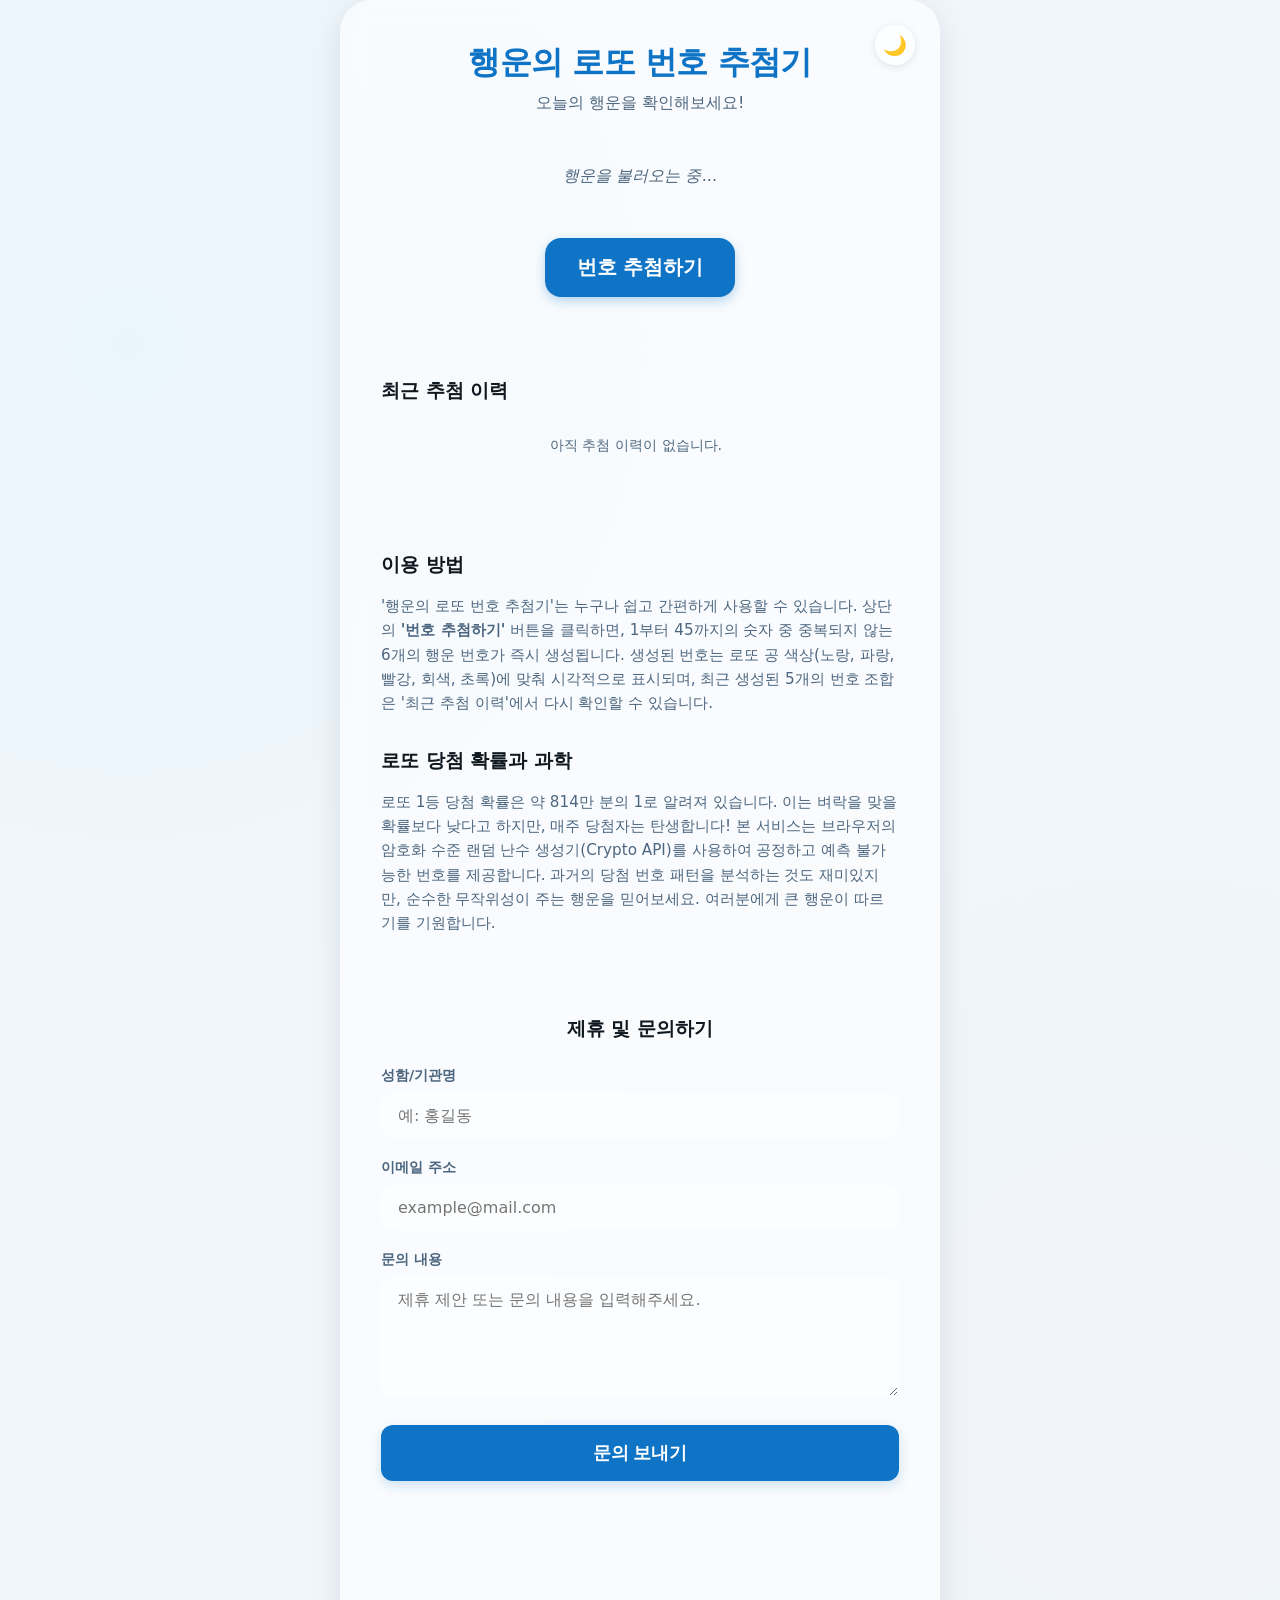
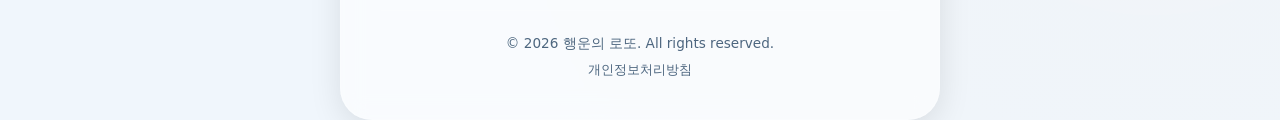
<file: index.html>
<!DOCTYPE html>
<html lang="ko" data-theme="light">
<head>
  <meta charset="UTF-8">
  <meta name="viewport" content="width=device-width, initial-scale=1.0">
  <meta name="description" content="클릭 한 번으로 행운의 로또 번호를 무료로 생성하세요. 1등 당첨을 위한 과학적인 랜덤 알고리즘을 사용합니다. 지금 바로 확인해보세요!">
  <meta name="keywords" content="로또번호생성기, 로또추첨기, 로또예상번호, 무료로또번호, 로또1등, 로또당첨번호">
  <meta property="og:title" content="행운의 로또 번호 추첨기">
  <meta property="og:description" content="오늘의 행운을 확인하세요! 무료 로또 번호 자동 생성 서비스.">
  <meta property="og:type" content="website">
  <title>행운의 로또 번호 추첨기 - 무료 자동 생성</title>
  <script async src="https://pagead2.googlesyndication.com/pagead/js/adsbygoogle.js?client=ca-pub-6494320056505062"
     crossorigin="anonymous"></script>
  <!-- Google tag (gtag.js) -->
  <script async src="https://www.googletagmanager.com/gtag/js?id=G-DK7FX73WK0"></script>
  <script>
    window.dataLayer = window.dataLayer || [];
    function gtag(){dataLayer.push(arguments);}
    gtag('js', new Date());

    gtag('config', 'G-DK7FX73WK0');
  </script>
  <meta name="google-adsense-account" content="ca-pub-6494320056505062">
  <script type="text/javascript">
    (function(c,l,a,r,i,t,y){
        c[a]=c[a]||function(){(c[a].q=c[a].q||[]).push(arguments)};
        t=l.createElement(r);t.async=1;t.src="https://www.clarity.ms/tag/"+i;
        y=l.getElementsByTagName(r)[0];y.parentNode.insertBefore(t,y);
    })(window, document, "clarity", "script", "vv4kzifc2u");
  </script>
  <link rel="stylesheet" href="style.css">
</head>
<body>
  <div class="container">
    <button id="theme-toggle" class="theme-toggle-btn" aria-label="테마 변경">
      <span class="theme-icon">🌙</span>
    </button>
    
    <header>
      <h1>행운의 로또 번호 추첨기</h1>
      <p>오늘의 행운을 확인해보세요!</p>
    </header>

    <main>
      <section class="draw-area">
        <div id="balls-container" class="balls-container">
          <div class="placeholder">행운을 불러오는 중...</div>
        </div>
        <button id="draw-btn" class="draw-btn">번호 추첨하기</button>
      </section>

      <section class="history-area">
        <h2>최근 추첨 이력</h2>
        <ul id="history-list" class="history-list">
          <li class="empty-msg">아직 추첨 이력이 없습니다.</li>
        </ul>
      </section>

      <section class="content-area" style="text-align: left; margin-top: 3rem; padding-top: 2rem; border-top: 1px solid var(--border-color);">
        <article style="margin-bottom: 2rem;">
          <h2 style="font-size: 1.2rem; margin-bottom: 1rem;">이용 방법</h2>
          <p style="font-size: 0.95rem; line-height: 1.6; color: var(--sub-text-color);">
            '행운의 로또 번호 추첨기'는 누구나 쉽고 간편하게 사용할 수 있습니다. 상단의 <strong>'번호 추첨하기'</strong> 버튼을 클릭하면, 1부터 45까지의 숫자 중 중복되지 않는 6개의 행운 번호가 즉시 생성됩니다. 생성된 번호는 로또 공 색상(노랑, 파랑, 빨강, 회색, 초록)에 맞춰 시각적으로 표시되며, 최근 생성된 5개의 번호 조합은 '최근 추첨 이력'에서 다시 확인할 수 있습니다.
          </p>
        </article>
        
        <article>
          <h2 style="font-size: 1.2rem; margin-bottom: 1rem;">로또 당첨 확률과 과학</h2>
          <p style="font-size: 0.95rem; line-height: 1.6; color: var(--sub-text-color);">
            로또 1등 당첨 확률은 약 814만 분의 1로 알려져 있습니다. 이는 벼락을 맞을 확률보다 낮다고 하지만, 매주 당첨자는 탄생합니다! 본 서비스는 브라우저의 암호화 수준 랜덤 난수 생성기(Crypto API)를 사용하여 공정하고 예측 불가능한 번호를 제공합니다. 과거의 당첨 번호 패턴을 분석하는 것도 재미있지만, 순수한 무작위성이 주는 행운을 믿어보세요. 여러분에게 큰 행운이 따르기를 기원합니다.
          </p>
        </article>
      </section>

      <section class="contact-area">
        <h2>제휴 및 문의하기</h2>
        <form action="https://formspree.io/f/mgonyqav" method="POST" class="contact-form">
          <div class="form-group">
            <label for="name">성함/기관명</label>
            <input type="text" id="name" name="name" required placeholder="예: 홍길동">
          </div>
          <div class="form-group">
            <label for="email">이메일 주소</label>
            <input type="email" id="email" name="email" required placeholder="example@mail.com">
          </div>
          <div class="form-group">
            <label for="message">문의 내용</label>
            <textarea id="message" name="message" required placeholder="제휴 제안 또는 문의 내용을 입력해주세요."></textarea>
          </div>
          <button type="submit" class="submit-btn">문의 보내기</button>
        </form>
      </section>

      <section class="comments-area">
        <div id="disqus_thread"></div>
        <script>
            /**
            *  RECOMMENDED CONFIGURATION VARIABLES: EDIT AND UNCOMMENT THE SECTION BELOW TO INSERT DYNAMIC VALUES FROM YOUR PLATFORM OR CMS.
            *  LEARN WHY DEFINING THESE VARIABLES IS IMPORTANT: https://disqus.com/admin/universalcode/#configuration-variables    */
            /*
            var disqus_config = function () {
            this.page.url = PAGE_URL;  // Replace PAGE_URL with your page's canonical URL variable
            this.page.identifier = PAGE_IDENTIFIER; // Replace PAGE_IDENTIFIER with your page's unique identifier variable
            };
            */
            (function() { // DON'T EDIT BELOW THIS LINE
            var d = document, s = d.createElement('script');
            s.src = 'https://productbuilderdev.disqus.com/embed.js';
            s.setAttribute('data-timestamp', +new Date());
            (d.head || d.body).appendChild(s);
            })();
        </script>
        <noscript>Please enable JavaScript to view the <a href="https://disqus.com/?ref_noscript">comments powered by Disqus.</a></noscript>
      </section>

    </main>

    <footer>
      <p>&copy; 2026 행운의 로또. All rights reserved.</p>
      <p style="margin-top: 0.5rem;"><a href="privacy.html" style="color: var(--sub-text-color); text-decoration: none; font-size: 0.8rem;">개인정보처리방침</a></p>
    </footer>
  </div>
  <script type="module" src="main.js"></script>
</body>
</html>
</file>
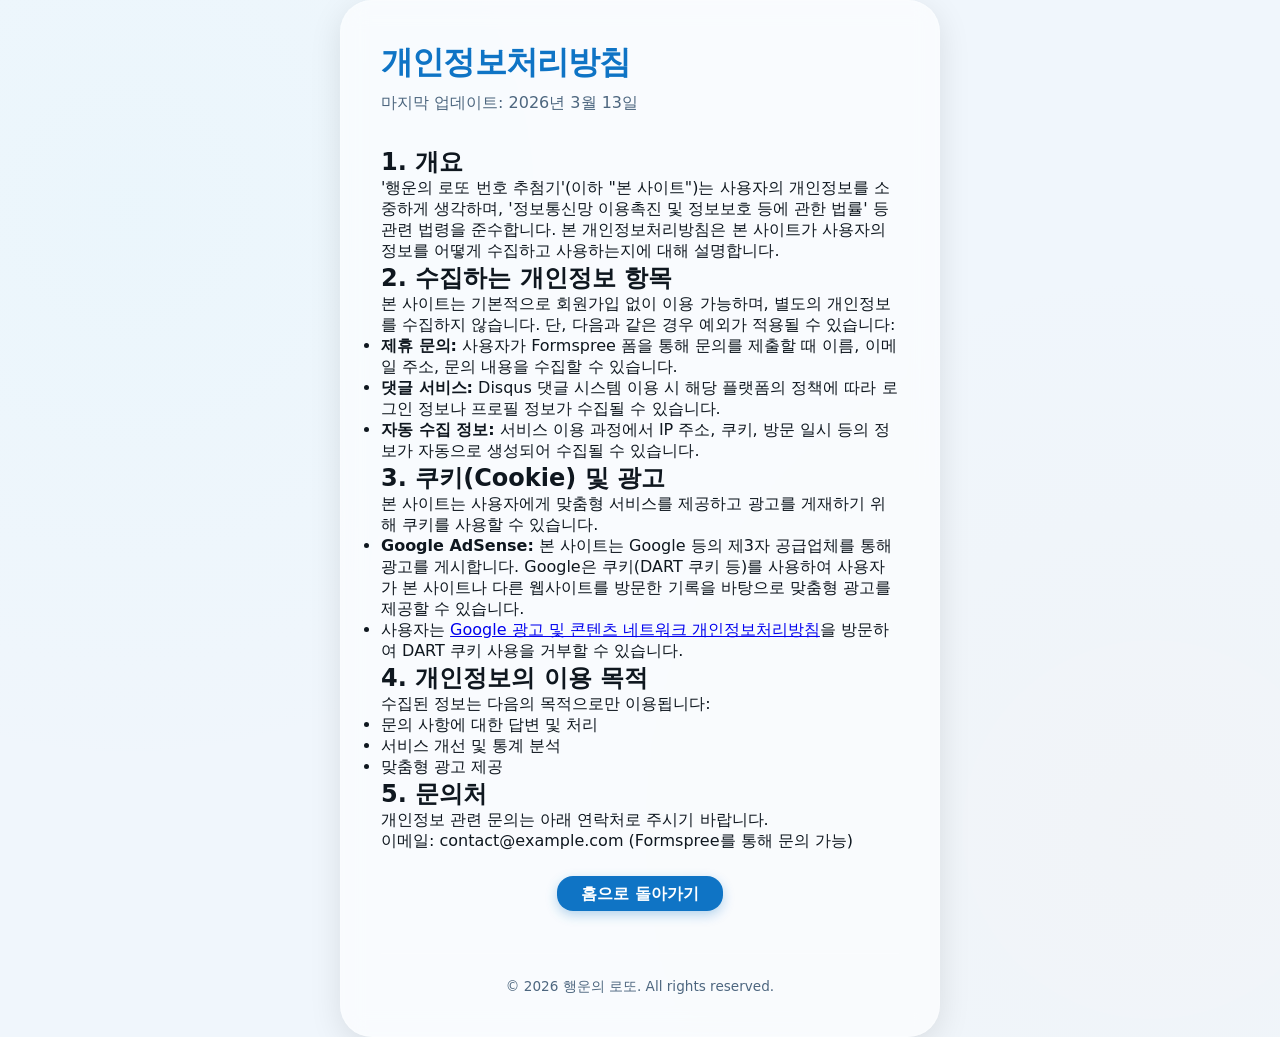
<file: privacy.html>
<!DOCTYPE html>
<html lang="ko" data-theme="light">
<head>
  <meta charset="UTF-8">
  <meta name="viewport" content="width=device-width, initial-scale=1.0">
  <!-- Google tag (gtag.js) -->
  <script async src="https://www.googletagmanager.com/gtag/js?id=G-DK7FX73WK0"></script>
  <script>
    window.dataLayer = window.dataLayer || [];
    function gtag(){dataLayer.push(arguments);}
    gtag('js', new Date());

    gtag('config', 'G-DK7FX73WK0');
  </script>
  <script type="text/javascript">
    (function(c,l,a,r,i,t,y){
        c[a]=c[a]||function(){(c[a].q=c[a].q||[]).push(arguments)};
        t=l.createElement(r);t.async=1;t.src="https://www.clarity.ms/tag/"+i;
        y=l.getElementsByTagName(r)[0];y.parentNode.insertBefore(t,y);
    })(window, document, "clarity", "script", "vv4kzifc2u");
  </script>
  <title>개인정보처리방침 - 행운의 로또 번호 추첨기</title>
  <link rel="stylesheet" href="style.css">
</head>
<body>
  <div class="container" style="text-align: left;">
    <header>
      <h1>개인정보처리방침</h1>
      <p>마지막 업데이트: 2026년 3월 13일</p>
    </header>

    <main>
      <section>
        <h2>1. 개요</h2>
        <p>'행운의 로또 번호 추첨기'(이하 "본 사이트")는 사용자의 개인정보를 소중하게 생각하며, '정보통신망 이용촉진 및 정보보호 등에 관한 법률' 등 관련 법령을 준수합니다. 본 개인정보처리방침은 본 사이트가 사용자의 정보를 어떻게 수집하고 사용하는지에 대해 설명합니다.</p>
      </section>

      <section>
        <h2>2. 수집하는 개인정보 항목</h2>
        <p>본 사이트는 기본적으로 회원가입 없이 이용 가능하며, 별도의 개인정보를 수집하지 않습니다. 단, 다음과 같은 경우 예외가 적용될 수 있습니다:</p>
        <ul>
          <li><strong>제휴 문의:</strong> 사용자가 Formspree 폼을 통해 문의를 제출할 때 이름, 이메일 주소, 문의 내용을 수집할 수 있습니다.</li>
          <li><strong>댓글 서비스:</strong> Disqus 댓글 시스템 이용 시 해당 플랫폼의 정책에 따라 로그인 정보나 프로필 정보가 수집될 수 있습니다.</li>
          <li><strong>자동 수집 정보:</strong> 서비스 이용 과정에서 IP 주소, 쿠키, 방문 일시 등의 정보가 자동으로 생성되어 수집될 수 있습니다.</li>
        </ul>
      </section>

      <section>
        <h2>3. 쿠키(Cookie) 및 광고</h2>
        <p>본 사이트는 사용자에게 맞춤형 서비스를 제공하고 광고를 게재하기 위해 쿠키를 사용할 수 있습니다.</p>
        <ul>
          <li><strong>Google AdSense:</strong> 본 사이트는 Google 등의 제3자 공급업체를 통해 광고를 게시합니다. Google은 쿠키(DART 쿠키 등)를 사용하여 사용자가 본 사이트나 다른 웹사이트를 방문한 기록을 바탕으로 맞춤형 광고를 제공할 수 있습니다.</li>
          <li>사용자는 <a href="https://policies.google.com/technologies/ads" target="_blank">Google 광고 및 콘텐츠 네트워크 개인정보처리방침</a>을 방문하여 DART 쿠키 사용을 거부할 수 있습니다.</li>
        </ul>
      </section>

      <section>
        <h2>4. 개인정보의 이용 목적</h2>
        <p>수집된 정보는 다음의 목적으로만 이용됩니다:</p>
        <ul>
          <li>문의 사항에 대한 답변 및 처리</li>
          <li>서비스 개선 및 통계 분석</li>
          <li>맞춤형 광고 제공</li>
        </ul>
      </section>

      <section>
        <h2>5. 문의처</h2>
        <p>개인정보 관련 문의는 아래 연락처로 주시기 바랍니다.</p>
        <p>이메일: contact@example.com (Formspree를 통해 문의 가능)</p>
      </section>

      <div style="margin-top: 2rem; text-align: center;">
        <a href="index.html" class="draw-btn" style="text-decoration: none; font-size: 1rem; padding: 0.5rem 1.5rem;">홈으로 돌아가기</a>
      </div>
    </main>

    <footer>
      <p>&copy; 2026 행운의 로또. All rights reserved.</p>
    </footer>
  </div>
</body>
</html>
</file>
<file: style.css>
:root {
  --font-main: system-ui, -apple-system, sans-serif;
  --primary-color: oklch(0.55 0.15 250);
  --card-shadow: 0 8px 32px 0 oklch(0 0 0 / 0.1);
}

/* Light Mode Variables */
[data-theme='light'] {
  --bg-color: oklch(0.97 0.01 250);
  --text-color: oklch(0.2 0.02 250);
  --glass-bg: oklch(1 0 0 / 0.6);
  --border-color: oklch(1 0 0 / 0.2);
  --sub-text-color: oklch(0.5 0.05 250);
  --history-item-bg: oklch(1 0 0 / 0.4);
}

/* Dark Mode Variables */
[data-theme='dark'] {
  --bg-color: oklch(0.15 0.02 250);
  --text-color: oklch(0.95 0.01 250);
  --glass-bg: oklch(0.2 0.05 250 / 0.7);
  --border-color: oklch(1 0 0 / 0.1);
  --sub-text-color: oklch(0.7 0.02 250);
  --history-item-bg: oklch(0.3 0.02 250 / 0.4);
}

* {
  box-sizing: border-box;
  margin: 0;
  padding: 0;
  transition: background-color 0.3s ease, color 0.3s ease;
}

body {
  font-family: var(--font-main);
  background-color: var(--bg-color);
  background-image: 
    radial-gradient(circle at 10% 20%, oklch(0.9 0.1 200 / 0.05) 0%, transparent 40%),
    radial-gradient(circle at 90% 80%, oklch(0.9 0.1 50 / 0.05) 0%, transparent 40%);
  min-height: 100vh;
  display: flex;
  justify-content: center;
  align-items: center;
  color: var(--text-color);
}

.container {
  width: min(100% - 2rem, 600px);
  background: var(--glass-bg);
  backdrop-filter: blur(12px);
  -webkit-backdrop-filter: blur(12px);
  border: 1px solid var(--border-color);
  border-radius: 2rem;
  padding: 2.5rem;
  box-shadow: var(--card-shadow);
  text-align: center;
  position: relative;
}

header {
  margin-bottom: 2rem;
}

header h1 {
  font-size: 2rem;
  font-weight: 800;
  color: var(--primary-color);
  margin-bottom: 0.5rem;
  letter-spacing: -0.025em;
}

header p {
  font-size: 1rem;
  color: var(--sub-text-color);
}

/* Theme Toggle Button */
.theme-toggle-btn {
  position: absolute;
  top: 1.5rem;
  right: 1.5rem;
  background: var(--glass-bg);
  border: 1px solid var(--border-color);
  width: 40px;
  height: 40px;
  border-radius: 50%;
  cursor: pointer;
  display: flex;
  align-items: center;
  justify-content: center;
  font-size: 1.2rem;
  box-shadow: 0 2px 8px rgba(0,0,0,0.1);
  transition: all 0.2s ease;
  z-index: 10;
}

.theme-toggle-btn:hover {
  transform: scale(1.1);
  box-shadow: 0 4px 12px rgba(0,0,0,0.2);
}

.draw-area {
  margin-bottom: 3rem;
  display: flex;
  flex-direction: column;
  gap: 2rem;
  align-items: center;
}

.balls-container {
  display: flex;
  justify-content: center;
  gap: 0.75rem;
  min-height: 60px;
  flex-wrap: wrap;
}

.placeholder {
  color: var(--sub-text-color);
  font-style: italic;
  display: flex;
  align-items: center;
}

.draw-btn {
  background-color: var(--primary-color);
  color: white;
  border: none;
  padding: 1rem 2rem;
  font-size: 1.25rem;
  font-weight: 700;
  border-radius: 1rem;
  cursor: pointer;
  transition: all 0.2s cubic-bezier(0.4, 0, 0.2, 1);
  box-shadow: 0 4px 12px oklch(0.55 0.15 250 / 0.3);
}

.draw-btn:hover {
  transform: translateY(-2px);
  box-shadow: 0 6px 20px oklch(0.55 0.15 250 / 0.4);
}

.draw-btn:active {
  transform: translateY(0);
}

.history-area {
  text-align: left;
  border-top: 1px solid var(--border-color);
  padding-top: 2rem;
}

.history-area h2 {
  font-size: 1.2rem;
  margin-bottom: 1rem;
  color: var(--text-color);
}

.history-list {
  list-style: none;
  display: flex;
  flex-direction: column;
  gap: 0.75rem;
  max-height: 200px;
  overflow-y: auto;
  padding-right: 0.5rem;
}

.history-item {
  display: flex;
  justify-content: space-between;
  align-items: center;
  background: var(--history-item-bg);
  padding: 0.75rem 1rem;
  border-radius: 0.75rem;
  animation: fadeIn 0.3s ease-out forwards;
}

.history-balls {
  display: flex;
  gap: 4px;
}

.history-ball {
  width: 24px;
  height: 24px;
  border-radius: 50%;
  display: flex;
  align-items: center;
  justify-content: center;
  font-size: 10px;
  font-weight: 700;
  color: white;
  text-shadow: 0 1px 1px rgba(0,0,0,0.2);
}

.empty-msg {
  color: var(--sub-text-color);
  font-size: 0.9rem;
  text-align: center;
  padding: 1rem;
}

footer {
  margin-top: 2rem;
  font-size: 0.8rem;
  color: var(--sub-text-color);
}

/* Scrollbar styling */
.history-list::-webkit-scrollbar {
  width: 4px;
}
.history-list::-webkit-scrollbar-track {
  background: transparent;
}
.history-list::-webkit-scrollbar-thumb {
  background: oklch(0.8 0.02 250 / 0.3);
  border-radius: 10px;
}

@keyframes fadeIn {
  from { opacity: 0; transform: translateY(10px); }
  to { opacity: 1; transform: translateY(0); }
}

@layer components {
  /* Lotto Ball Colors */
  .ball-yellow { background-color: oklch(0.85 0.15 90); }
  .ball-blue { background-color: oklch(0.65 0.15 240); }
  .ball-red { background-color: oklch(0.65 0.2 30); }
  .ball-grey { background-color: oklch(0.65 0.02 250); }
  .ball-green { background-color: oklch(0.75 0.15 150); }
}

@media (max-width: 480px) {
  .container {
    padding: 1.5rem;
    border-radius: 1.5rem;
  }
  .balls-container {
    gap: 0.5rem;
  }
  .theme-toggle-btn {
    top: 1rem;
    right: 1rem;
    width: 36px;
    height: 36px;
  }
}

/* Contact Area Styles */
.contact-area {
  margin-top: 3rem;
  padding-top: 2rem;
  border-top: 1px solid var(--border-color);
  text-align: left;
}

.contact-area h2 {
  font-size: 1.2rem;
  margin-bottom: 1.5rem;
  color: var(--text-color);
  text-align: center;
}

.contact-form {
  display: flex;
  flex-direction: column;
  gap: 1.25rem;
}

.form-group {
  display: flex;
  flex-direction: column;
  gap: 0.5rem;
}

.form-group label {
  font-size: 0.9rem;
  font-weight: 600;
  color: var(--sub-text-color);
}

.form-group input,
.form-group textarea {
  background: var(--history-item-bg);
  border: 1px solid var(--border-color);
  border-radius: 0.75rem;
  padding: 0.75rem 1rem;
  color: var(--text-color);
  font-family: inherit;
  font-size: 1rem;
  transition: border-color 0.2s ease, box-shadow 0.2s ease;
}

.form-group input:focus,
.form-group textarea:focus {
  outline: none;
  border-color: var(--primary-color);
  box-shadow: 0 0 0 3px oklch(0.55 0.15 250 / 0.1);
}

.form-group textarea {
  min-height: 120px;
  resize: vertical;
}

.submit-btn {
  background-color: var(--primary-color);
  color: white;
  border: none;
  padding: 1rem;
  font-size: 1.1rem;
  font-weight: 700;
  border-radius: 0.75rem;
  cursor: pointer;
  transition: all 0.2s ease;
  margin-top: 0.5rem;
  box-shadow: 0 4px 12px oklch(0.55 0.15 250 / 0.2);
}

.submit-btn:hover {
  transform: translateY(-2px);
  box-shadow: 0 6px 16px oklch(0.55 0.15 250 / 0.3);
  filter: brightness(1.1);
}

.submit-btn:active {
  transform: translateY(0);
}

footer {
  margin-top: 3rem;
  padding-top: 1.5rem;
  border-top: 1px solid var(--border-color);
  font-size: 0.85rem;
  color: var(--sub-text-color);
  text-align: center;
}

/* Comments Area Styles */
.comments-area {
  margin-top: 3rem;
  padding-top: 2rem;
  border-top: 1px solid var(--border-color);
}
</file>
